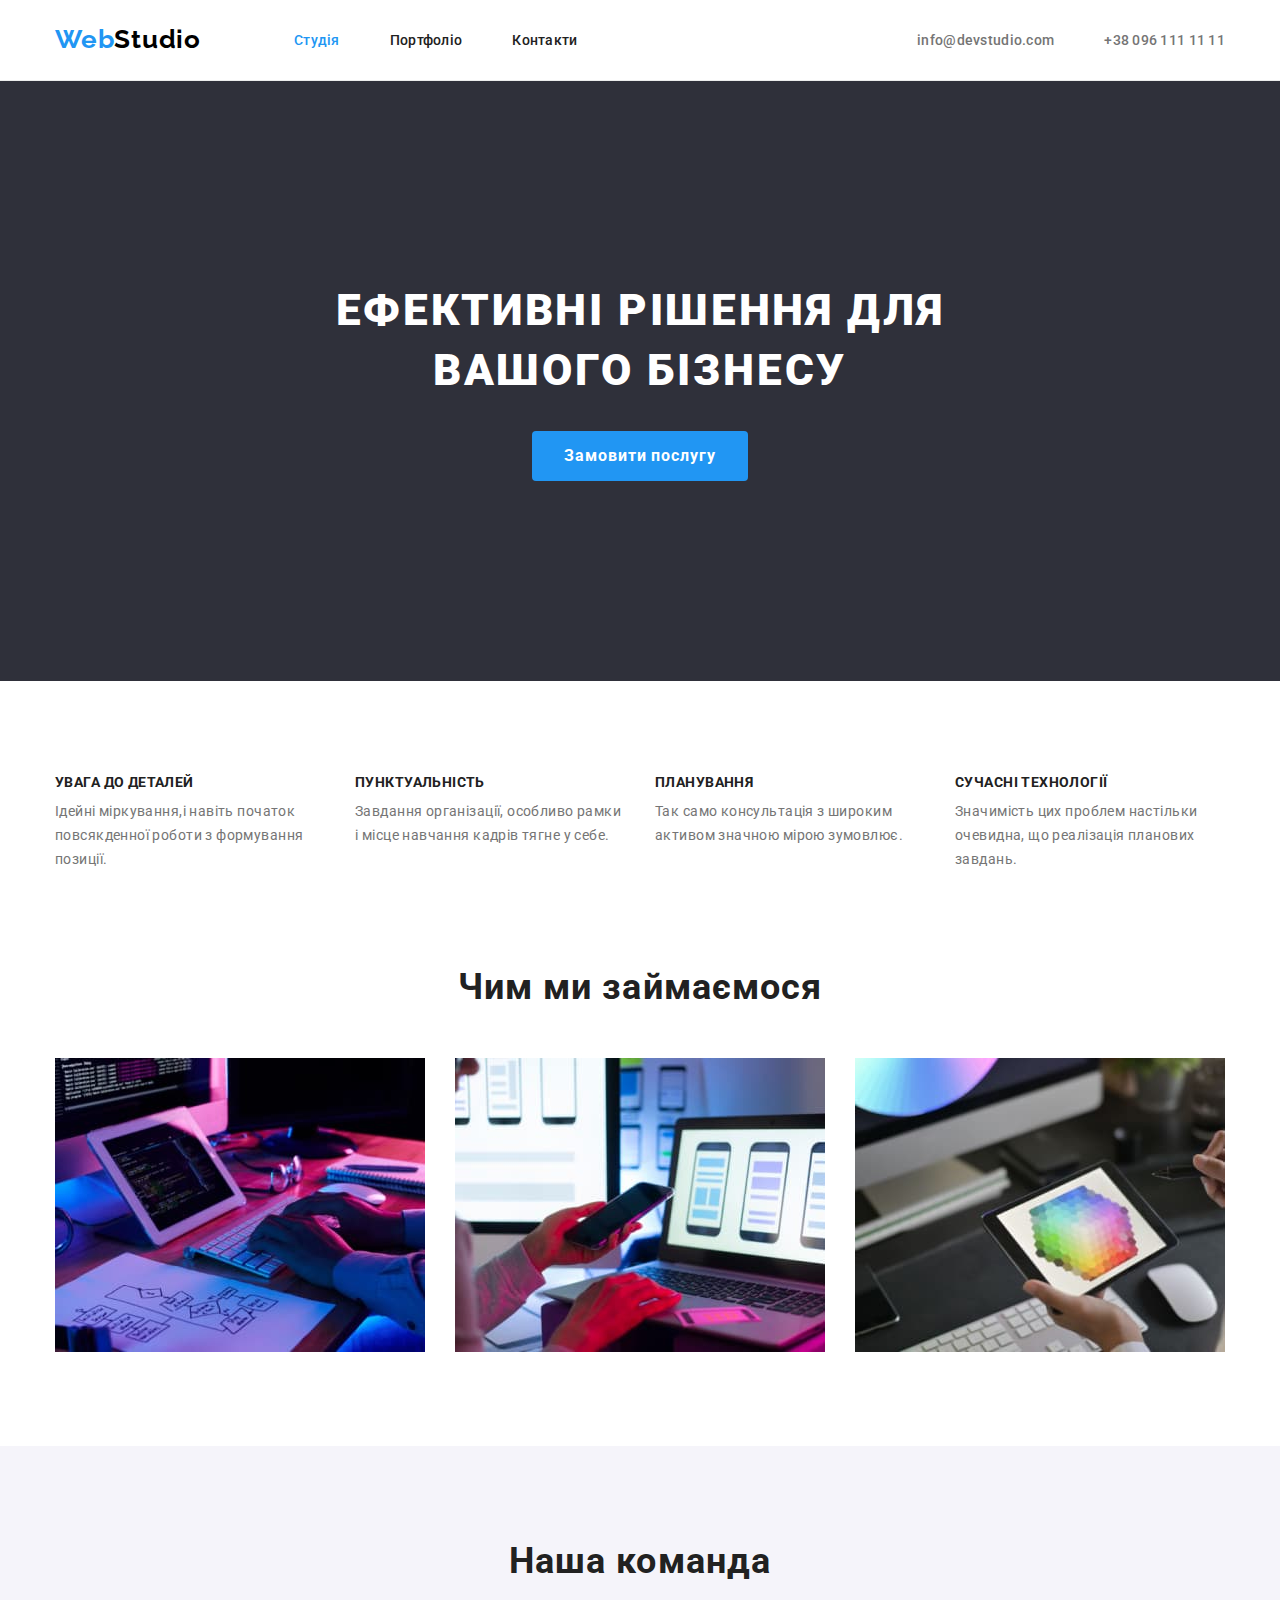
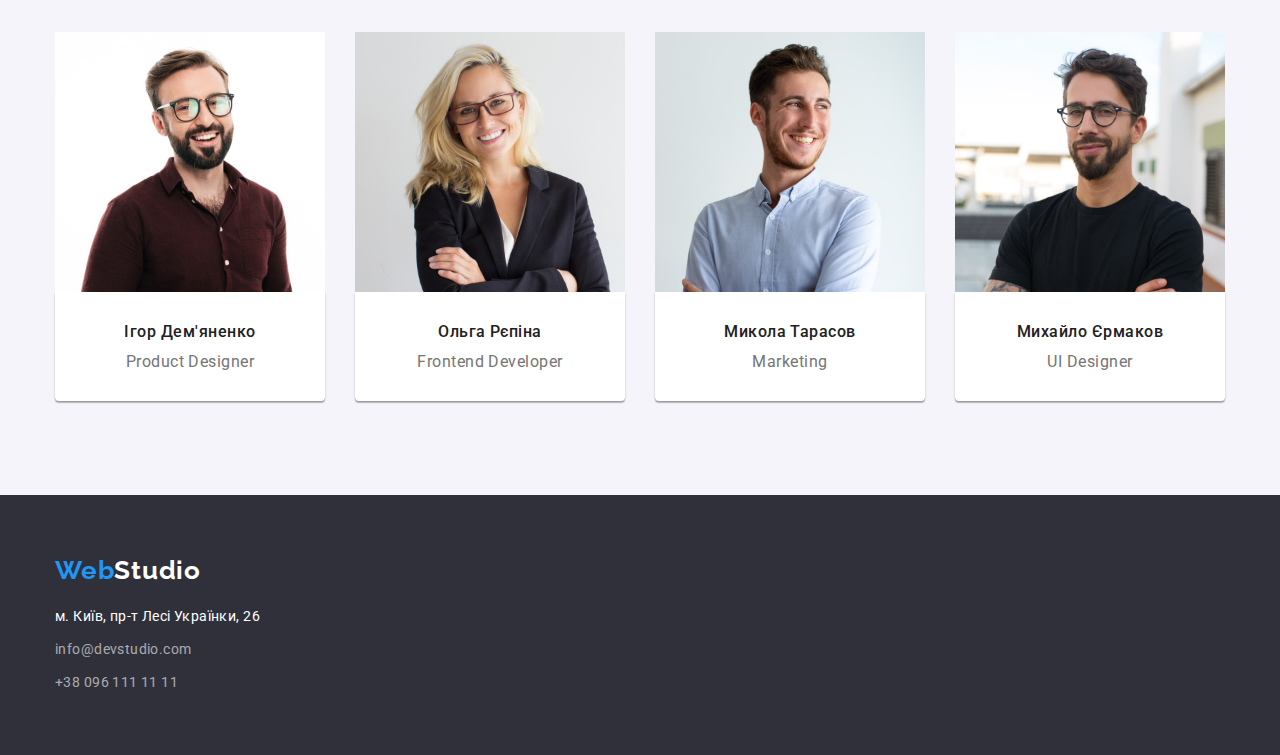
<file: index.html>
<!DOCTYPE html>
<html lang="uk">
  <head>
    <meta charset="UTF-8" />
    <meta http-equiv="X-UA-Compatible" content="IE=edge" />
    <meta name="viewport" content="width=device-width, initial-scale=1.0" />
    <title>Webstudio</title>
    <link rel="preconnect" href="https://fonts.googleapis.com" />
    <link rel="preconnect" href="https://fonts.gstatic.com" crossorigin />
    <link
      href="https://fonts.googleapis.com/css2?family=Montserrat:wght@400;500;600&family=Raleway:wght@700&family=Roboto:wght@400;500;700;900&display=swap"
      rel="stylesheet"
    />
    <link
      rel="stylesheet"
      href="https://cdn.jsdelivr.net/npm/modern-normalize@1.1.0/modern-normalize.min.css"
    />
    <link rel="stylesheet" href="./css/styles.css" />
  </head>

  <body>
    <!--ШАПКА-->
    <header class="page-header">
      <div class="container page-header-container">
        <nav class="page-nav">
          <a class="page-logo link" href="./index.html"
            >Web<span>Studio</span></a
          >

          <ul class="menu list">
            <li class="menu-item">
              <a class="link current" href="./index.html">Студія</a>
            </li>
            <li class="menu-item">
              <a class="link" href="./portfolio.html">Портфоліо</a>
            </li>
            <li class="menu-item">
              <a class="link" href="#contact">Контакти</a>
            </li>
          </ul>
        </nav>

        <ul class="contact-list list">
          <li>
            <a class="link" href="mailto:info@devstudio.com"
              >info@devstudio.com</a
            >
          </li>
          <li>
            <a class="link" href="tel:+3809611111">+38 096 111 11 11</a>
          </li>
        </ul>
      </div>
    </header>

    <main>
      <!--ГЕРОЙ-->
      <section class="hero-section section">
        <div class="hero-container container">
          <h1 class="hero-title">Ефективні рішення для вашого бізнесу</h1>
          <button class="hero-modal-btn" type="button">Замовити послугу</button>
        </div>
      </section>

      <!--ОСОБЛИВОСТІ-->
      <section class="feature-section section">
        <div class="container">
          <h2 class="visually-hidden">Особливості</h2>
          <ul class="feature-list list">
            <li class="feature-card">
              <h3 class="sub-title">Увага до деталей</h3>
              <p>
                Ідейні міркування,і навіть початок повсякденної роботи з
                формування позиції.
              </p>
            </li>
            <li class="feature-card">
              <h3 class="sub-title">Пунктуальність</h3>
              <p>
                Завдання організації, особливо рамки і місце навчання кадрів
                тягне у себе.
              </p>
            </li>
            <li class="feature-card">
              <h3 class="sub-title">Планування</h3>
              <p>
                Так само консультація з широким активом значною мірою зумовлює.
              </p>
            </li>
            <li class="feature-card">
              <h3 class="sub-title">Сучасні технології</h3>
              <p>
                Значимість цих проблем настільки очевидна, що реалізація
                планових завдань.
              </p>
            </li>
          </ul>
        </div>
      </section>

      <!--ЧИМ МИ ЗАЙМАЄМОСЯ-->
      <section class="work-section section">
        <div class="container">
          <h2 class="title">Чим ми займаємося</h2>
          <ul class="work-list list">
            <li class="work-card">
              <img
                src="./images/portfolio1.jpg"
                alt="Набір тексту на клавіатурі"
                width="370"
              />
            </li>
            <li class="work-card">
              <img
                src="./images/portfolio2.jpg"
                alt="Людина синхронізує телефон із сайтом"
                width="370"
              />
            </li>
            <li class="work-card">
              <img
                src="./images/portfolio3.jpg"
                alt="Людина розглядає палітру кольорів на планшеті"
                width="370"
              />
            </li>
          </ul>
        </div>
      </section>

      <!-----------НАША КОМАНДА------------>
      <section class="team-section section">
        <div class="container">
          <h2 class="title">Наша команда</h2>
          <ul class="team-list list">
            <li class="team-card">
              <img
                class="team-img"
                src="./images/team1.jpg"
                alt="Усміхнений чоловік в бордовій сорочці та окулярах"
                width="270"
              />
              <div class="team-card-container">
                <h3 class="sub-title">Ігор Дем'яненко</h3>
                <p lang="en">Product Designer</p>
              </div>
            </li>
            <li class="team-card">
              <img
                class="team-img"
                src="./images/team2.jpg"
                alt="Усміхнена жінка з довгим світлим волоссям в окулярах"
                width="270"
              />
              <div class="team-card-container">
                <h3 class="sub-title">Ольга Рєпіна</h3>
                <p lang="en">Frontend Developer</p>
              </div>
            </li>
            <li class="team-card">
              <img
                class="team-img"
                src="./images/team3.jpg"
                alt="Усміхнений чоловік в блакитній сорочці"
                width="270"
              />
              <div class="team-card-container">
                <h3 class="sub-title">Микола Тарасов</h3>
                <p lang="en">Marketing</p>
              </div>
            </li>
            <li class="team-card">
              <img
                class="team-img"
                src="./images/team4.jpg"
                alt="Чоловік з бородою в окулярах та в чорній футболці"
                width="270"
              />
              <div class="team-card-container">
                <h3 class="sub-title">Михайло Єрмаков</h3>
                <p lang="en">UI Designer</p>
              </div>
            </li>
          </ul>
        </div>
      </section>
    </main>

    <!--ПІДВАЛ-->
    <footer class="page-footer">
      <div class="page-footer-container container">
        <a class="footer-logo link" href="./index.html"
          >Web<span>Studio</span></a
        >

        <address>
          <ul class="address-list list">
            <li class="address-item">
              <a
                class="map-link link"
                href="https://goo.gl/maps/N8Tj6YVg7JjazVd89"
                target="_blank"
                rel="noopener noreferrer nofollow"
                >м. Київ, пр-т Лесі Українки, 26</a
              >
            </li>
            <li class="address-item">
              <a class="mail-link link" href="mailto:info@devstudio.com"
                >info@devstudio.com</a
              >
            </li>
            <li class="address-item">
              <a class="telephone-link link" href="tel:+3809611111"
                >+38 096 111 11 11</a
              >
            </li>
          </ul>
        </address>
      </div>
    </footer>
  </body>
</html>
</file>
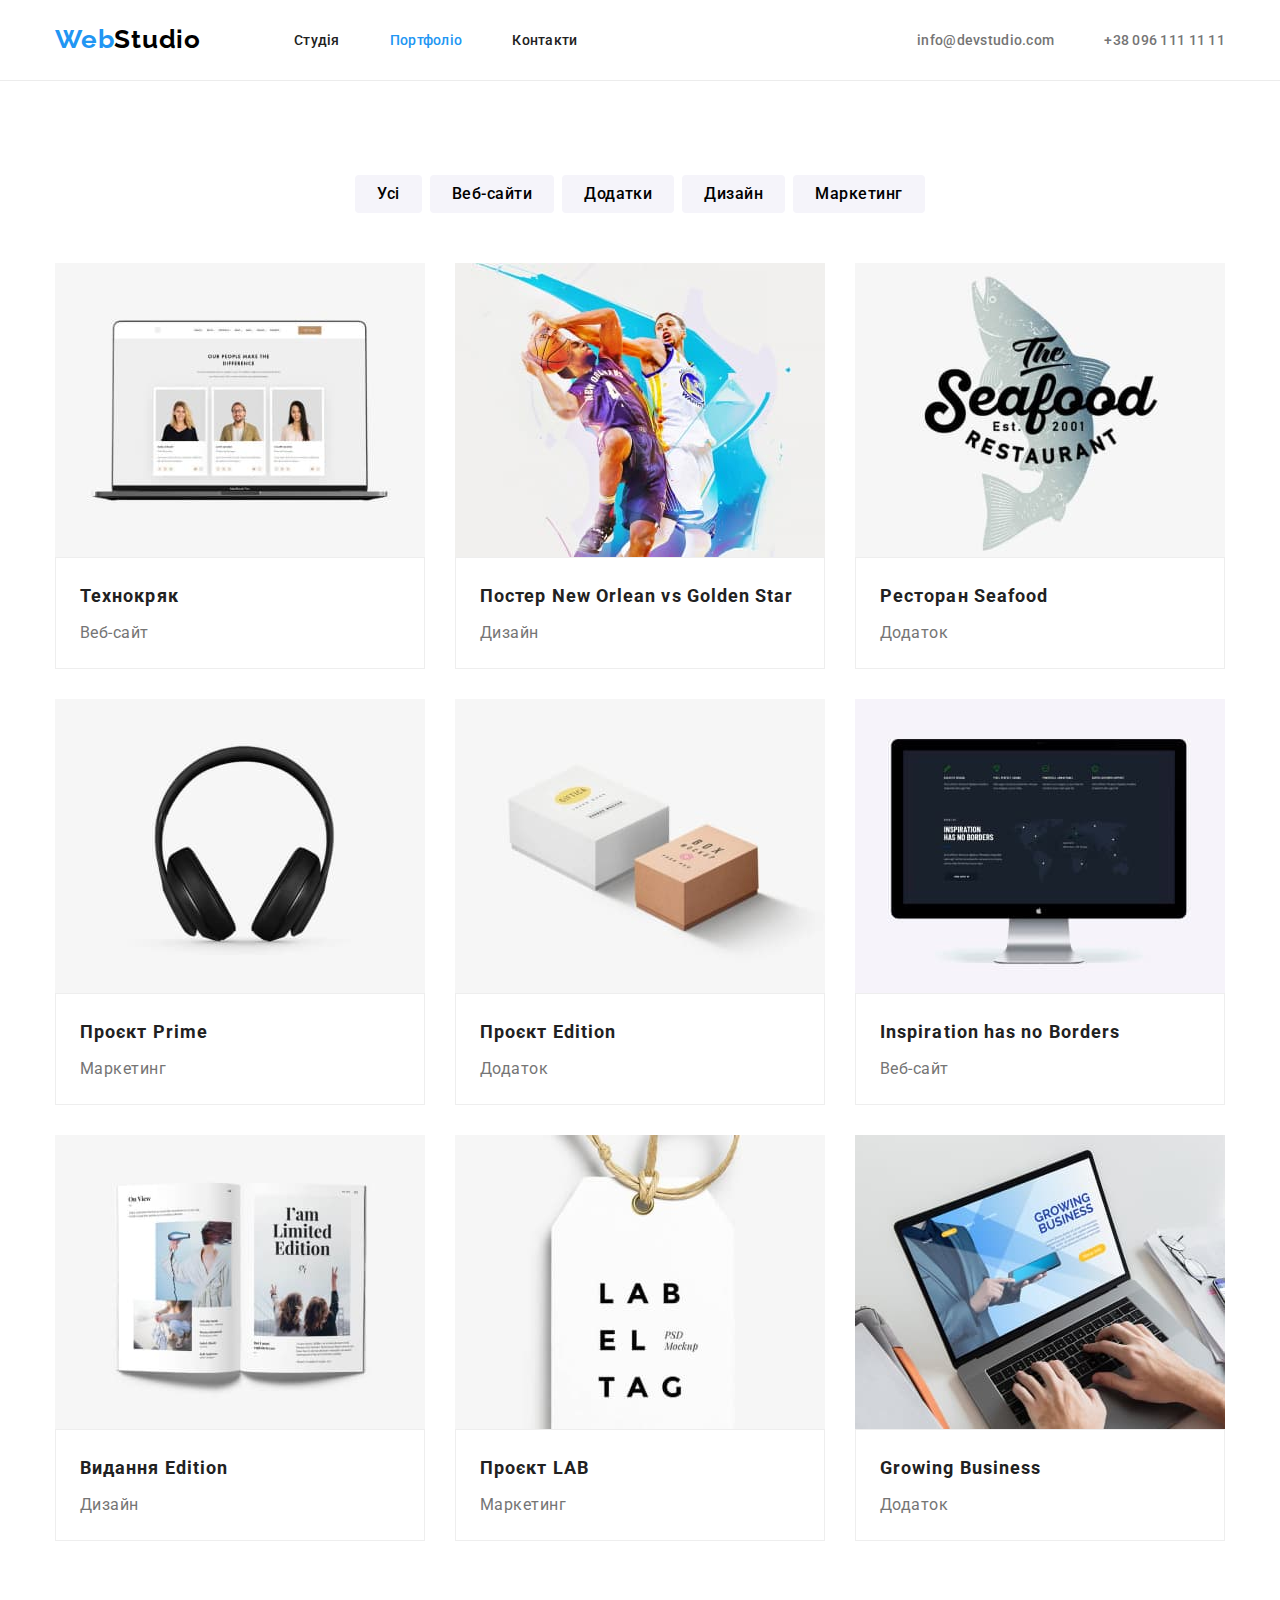
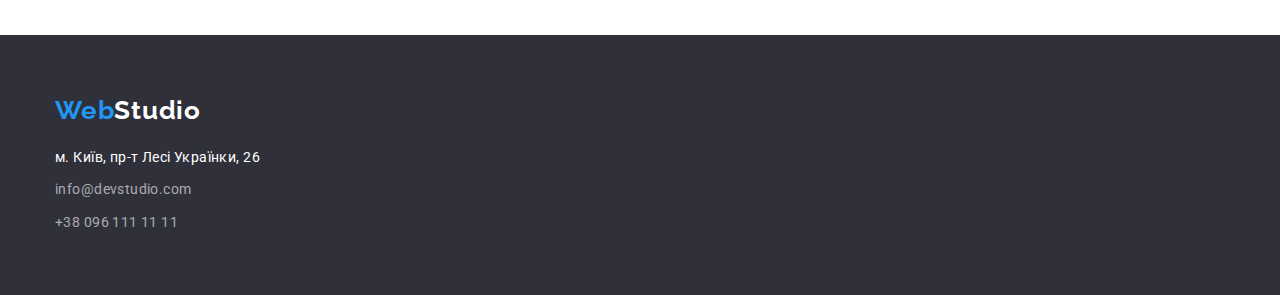
<file: portfolio.html>
<!DOCTYPE html>
<html lang="uk">
  <head>
    <meta charset="UTF-8" />
    <meta http-equiv="X-UA-Compatible" content="IE=edge" />
    <meta name="viewport" content="width=device-width, initial-scale=1.0" />
    <title>Portfolio</title>
    <link rel="preconnect" href="https://fonts.googleapis.com" />
    <link rel="preconnect" href="https://fonts.gstatic.com" crossorigin />
    <link
      href="https://fonts.googleapis.com/css2?family=Montserrat:wght@400;500;600&family=Raleway:wght@700&family=Roboto:wght@400;500;700;900&display=swap"
      rel="stylesheet"
    />
    <link
      rel="stylesheet"
      href="https://cdn.jsdelivr.net/npm/modern-normalize@1.1.0/modern-normalize.min.css"
    />
    <link rel="stylesheet" href="./css/styles.css" />
  </head>

  <body>
    <!--------------ШАПКА------------->
    <header class="page-header">
      <div class="container page-header-container">
        <nav class="page-nav">
          <a class="page-logo link" href="./index.html"
            >Web<span>Studio</span></a
          >

          <ul class="menu list">
            <li class="menu-item">
              <a class="link" href="./index.html">Студія</a>
            </li>
            <li class="menu-item">
              <a class="link current" href="#portfolio">Портфоліо</a>
            </li>
            <li class="menu-item">
              <a class="link" href="#contact">Контакти</a>
            </li>
          </ul>
        </nav>

        <ul class="contact-list list">
          <li>
            <a class="link" href="mailto:info@devstudio.com"
              >info@devstudio.com</a
            >
          </li>
          <li>
            <a class="link" href="tel:+3809611111">+38 096 111 11 11</a>
          </li>
        </ul>
      </div>
    </header>

    <main>
      <!-----------------ПОРТФОЛІО----------------->
      <section class="portfolio-section section">
        <div class="container">
          <h1 class="visually-hidden">Портфоліо</h1>
          <ul class="filter-list list">
            <li class="filter-item">
              <button class="filter-btn" type="button">Усі</button>
            </li>
            <li class="filter-item">
              <button class="filter-btn" type="button">Веб-сайти</button>
            </li>
            <li class="filter-item">
              <button class="filter-btn" type="button">Додатки</button>
            </li>
            <li class="filter-item">
              <button class="filter-btn" type="button">Дизайн</button>
            </li>
            <li class="filter-item">
              <button class="filter-btn" type="button">Маркетинг</button>
            </li>
          </ul>

          <ul class="portfolio-list list">
            <li class="portfolio-card">
              <img
                class="portfolio-img"
                src="./images/project1.jpg"
                alt="Ноутбук у якому три окремих портрети жінки чоловіка та жінки"
                width="370"
              />
              <div class="portfolio-card-container">
                <h2 class="portfolio-title">Технокряк</h2>
                <p>Веб-сайт</p>
              </div>
            </li>
            <li class="portfolio-card">
              <img
                class="portfolio-img"
                src="./images/project2.jpg"
                alt="Двоє професійних баскетболістів в процесі гри"
                width="370"
              />
              <div class="portfolio-card-container">
                <h2 class="portfolio-title">
                  Постер <span lang="en">New Orlean vs Golden Star</span>
                </h2>
                <p>Дизайн</p>
              </div>
            </li>
            <li class="portfolio-card">
              <img
                class="portfolio-img"
                src="./images/project3.jpg"
                alt="Логотип ресторану у вигляді риби з надписом"
                width="370"
              />
              <div class="portfolio-card-container">
                <h2 class="portfolio-title">
                  Ресторан <span lang="en">Seafood</span>
                </h2>
                <p>Додаток</p>
              </div>
            </li>
            <li class="portfolio-card">
              <img
                class="portfolio-img"
                src="./images/project4.jpg"
                alt="Повнорозмірні безпровідні чорні навушники"
                width="370"
              />
              <div class="portfolio-card-container">
                <h2 class="portfolio-title">
                  Проєкт <span lang="en">Prime</span>
                </h2>
                <p>Маркетинг</p>
              </div>
            </li>
            <li class="portfolio-card">
              <img
                class="portfolio-img"
                src="./images/project5.jpg"
                alt=" Лежать поруч дві картонні коробки біла та рожева"
                width="370"
              />
              <div class="portfolio-card-container">
                <h2 class="portfolio-title">
                  Проєкт <span lang="en">Edition</span>
                </h2>
                <p>Додаток</p>
              </div>
            </li>
            <li class="portfolio-card">
              <img
                class="portfolio-img"
                src="./images/project6.jpg"
                alt="Увімкнений монітор"
                width="370"
              />
              <div class="portfolio-card-container">
                <h2 class="portfolio-title" lang="en">
                  Inspiration has no Borders
                </h2>
                <p>Веб-сайт</p>
              </div>
            </li>
            <li class="portfolio-card">
              <img
                class="portfolio-img"
                src="./images/project7.jpg"
                alt="Розкритий журнал з фотографіями жінок з довгим волоссям"
                width="370"
              />
              <div class="portfolio-card-container">
                <h2 class="portfolio-title">
                  Видання <span lang="en">Edition</span>
                </h2>
                <p>Дизайн</p>
              </div>
            </li>
            <li class="portfolio-card">
              <img
                class="portfolio-img"
                src="./images/project8.jpg"
                alt="Біла паперова бірка зі слоганом"
                width="370"
              />
              <div class="portfolio-card-container">
                <h2 class="portfolio-title">
                  Проєкт <span lang="en">LAB</span>
                </h2>
                <p>Маркетинг</p>
              </div>
            </li>
            <li class="portfolio-card">
              <img
                class="portfolio-img"
                src="./images/project9.jpg"
                alt="Руки чоловіка на клавіатурі увімкненого ноутбука"
                width="370"
              />
              <div class="portfolio-card-container">
                <h2 class="portfolio-title" lang="en">Growing Business</h2>
                <p>Додаток</p>
              </div>
            </li>
          </ul>
        </div>
      </section>
    </main>

    <!--------------ПІДВАЛ------------->
    <footer class="page-footer">
      <div class="page-footer-container container">
        <a class="footer-logo link" href="./index.html"
          >Web<span>Studio</span></a
        >

        <address>
          <ul class="address-list list">
            <li class="address-item">
              <a
                class="map-link link"
                href="https://goo.gl/maps/N8Tj6YVg7JjazVd89"
                target="_blank"
                rel="noopener noreferrer nofollow"
                >м. Київ, пр-т Лесі Українки, 26</a
              >
            </li>
            <li class="address-item">
              <a class="mail-link link" href="mailto:info@devstudio.com"
                >info@devstudio.com</a
              >
            </li>
            <li class="address-item">
              <a class="telephone-link link" href="tel:+3809611111"
                >+38 096 111 11 11</a
              >
            </li>
          </ul>
        </address>
      </div>
    </footer>
  </body>
</html>
</file>
<file: css/styles.css>
:root {
  --primary-font: "Roboto", sans-serif;
  --secondary-font: "Raleway", sans-serif;
  --primary-text-color-theme-light: #212121;
  --secondary-text-color-theme-light: #757575;
  --primary-text-color-theme-dark: #ffffff;
  --secondary-text-color-theme-dark: rgba(255, 255, 255, 0.6);
  --primary-background-color: #ffffff;
  --secondary-background-color: #f5f4fa;
  --dark-background-color: #2f303a;
  --accent-color: #2196f3;
}

body {
  font-family: var(--primary-font);
  background-color: var(--primary-background-color);
  color: var(--primary-text-color-theme-light);
}

h1,
h2,
h3,
h4,
p {
  margin-top: 0;
  margin-bottom: 0;
}

ul,
ol {
  margin-top: 0;
  margin-bottom: 0;
  padding-left: 0;
}

.link {
  text-decoration: none;
}

.list {
  list-style: none;
}

img {
  display: block;
}
button {
  cursor: pointer;
  border: 0;
}

.container {
  width: 1200px;
  margin-left: auto;
  margin-right: auto;
  padding-left: 15px;
  padding-right: 15px;
}

.section {
  padding-top: 94px;
  padding-bottom: 94px;
}

.title {
  font-weight: 700;
  font-size: 36px;
  line-height: 1.17;
  text-align: center;
  letter-spacing: 0.03em;
  margin-bottom: 50px;
}

.sub-title {
  margin-bottom: 10px;
  letter-spacing: 0.03em;
}

.visually-hidden {
  position: absolute;
  white-space: nowrap;
  width: 1px;
  height: 1px;
  overflow: hidden;
  border: 0;
  padding: 0;
  clip: rect(0 0 0 0);
  clip-path: inset(50%);
  margin: -1px;
}

/*============================= HEADER =================*/
.page-header {
  border-bottom: 1px solid #ececec;
}
.page-header-container {
  display: flex;
  justify-content: space-between;
}
.page-nav {
  display: flex;
  align-items: center;
}

header .page-logo {
  font-family: var(--secondary-font);
  font-weight: 700;
  font-size: 26px;
  line-height: 1.19;
  letter-spacing: 0.03em;
  color: var(--accent-color);
  margin-right: 93px;
  padding-top: 24px;
  padding-bottom: 25px;
}

.page-logo span {
  color: black;
}

.menu {
  display: flex;
  align-items: center;
  column-gap: 50px;
}

.contact-list {
  display: flex;
  align-items: center;
  column-gap: 50px;
}

.menu .link {
  font-weight: 500;
  font-size: 14px;
  line-height: 1.14;
  letter-spacing: 0.02em;
  color: var(--primary-text-color-theme-light);
}

.menu .link.current {
  color: var(--accent-color);
}

.menu .link:hover,
.menu .link:focus {
  color: var(--accent-color);
}

.contact-list .link {
  font-weight: 500;
  font-size: 14px;
  line-height: 1.14;
  letter-spacing: 0.02em;
  color: var(--secondary-text-color-theme-light);
}

.contact-list .link:hover,
.contact-list .link:focus {
  color: var(--accent-color);
}

/*================= HERO ================*/
.hero-section {
  padding-top: 200px;
  padding-bottom: 200px;
  background-color: var(--dark-background-color);
}

.hero-container {
  display: flex;
  flex-direction: column;
  align-items: center;
}

.hero-title {
  font-weight: 900;
  font-size: 44px;
  line-height: 1.36;
  text-align: center;
  letter-spacing: 0.06em;
  text-transform: uppercase;
  color: var(--primary-text-color-theme-dark);
  width: 696px;
  margin-bottom: 30px;
}

.hero-modal-btn {
  font-weight: 700;
  font-size: 16px;
  line-height: 1.87;
  letter-spacing: 0.06em;
  color: var(--primary-text-color-theme-dark);
  background-color: var(--accent-color);
  border-radius: 4px;
  padding: 10px 32px;
}

.hero-modal-btn:hover,
.hero-modal-btn:focus {
  box-shadow: 0px 4px 4px rgba(0, 0, 0, 0.15);
  background: #188ce8;
}

/*================= FEATURES ================*/
.feature-list {
  display: flex;
  gap: 30px;
}

.feature-card {
  flex-basis: calc((100% - 90px) / 4);
}

.feature-list .sub-title {
  font-weight: 700;
  font-size: 14px;
  line-height: 1.14;
  text-transform: uppercase;
}

.feature-list p {
  font-weight: 400;
  font-size: 14px;
  line-height: 1.71;
  letter-spacing: 0.03em;
  color: var(--secondary-text-color-theme-light);
}

/*===================== WORK =================*/
.work-section {
  padding-top: 0;
}

.work-list {
  display: flex;
  gap: 30px;
}

.feature-card {
  flex-basis: calc((100% - 60px) / 3);
}

/*====================== TEAM ==================*/
.team-section {
  background-color: var(--secondary-background-color);
}

.team-list {
  display: flex;
  gap: 30px;
}

.team-card {
  flex-basis: calc((100% - 90px) / 4);
  background-color: var(--primary-background-color);
}

.team-card-container {
  box-shadow: 0px 1px 3px rgba(0, 0, 0, 0.12), 0px 1px 1px rgba(0, 0, 0, 0.14),
    0px 2px 1px rgba(0, 0, 0, 0.2);
  border-radius: 0px 0px 4px 4px;
  padding-top: 30px;
  padding-bottom: 30px;
}

.team-list .sub-title {
  font-weight: 500;
  font-size: 16px;
  line-height: 1.19;
  text-align: center;
}

.team-list p {
  font-weight: 400;
  font-size: 16px;
  line-height: 1.19;
  text-align: center;
  letter-spacing: 0.03em;
  color: var(--secondary-text-color-theme-light);
}

/*========================FOOTER====================*/
.page-footer {
  background: var(--dark-background-color);
  padding-top: 60px;
  padding-bottom: 60px;
}

.page-footer-container {
  display: flex;
  flex-direction: column;
}
.footer-logo {
  font-family: var(--secondary-font);
  font-weight: 700;
  font-size: 26px;
  line-height: 1.19;
  letter-spacing: 0.03em;
  color: var(--accent-color);
  margin-bottom: 20px;
}

.footer-logo span {
  color: var(--primary-text-color-theme-dark);
}

.address-list {
  display: flex;
  flex-direction: column;
  row-gap: 9px;
}

.address-list a {
  font-style: normal;
  font-weight: 400;
  font-size: 14px;
  line-height: 1.71;
  letter-spacing: 0.03em;
  color: var(--secondary-text-color-theme-dark);
}

address .map-link {
  color: var(--primary-text-color-theme-dark);
}

address .link:hover,
address .link:focus {
  color: var(--accent-color);
}

/*========================PORTFOLIO================*/
.filter-list {
  display: flex;
  justify-content: center;
  gap: 8px;
  margin-bottom: 50px;
}

.filter-btn {
  font-weight: 500;
  font-size: 16px;
  line-height: 1.62;
  letter-spacing: 0.03em;
  background-color: #f5f4fa;
  border-radius: 4px;
  padding: 6px 22px;
}

.filter-btn:hover,
.filter-btn:focus {
  color: var(--primary-text-color-theme-dark);
  background-color: var(--accent-color);
  box-shadow: 0px 3px 1px rgba(0, 0, 0, 0.1), 0px 1px 2px rgba(0, 0, 0, 0.08),
    0px 2px 2px rgba(0, 0, 0, 0.12);
}

.portfolio-list {
  display: flex;
  flex-wrap: wrap;
  gap: 30px;
}

.portfolio-card {
  flex-basis: calc((100% - 60px) / 3);
}

.portfolio-card-container {
  border: 1px solid #eeeeee;
  padding: 20px 24px;
}

.portfolio-title {
  font-weight: 700;
  font-size: 18px;
  line-height: 2;
  letter-spacing: 0.06em;
  color: var(--primary-text-color-theme-light);
  margin-bottom: 4px;
}

.portfolio-list p {
  font-weight: 400;
  font-size: 16px;
  line-height: 1.87;
  letter-spacing: 0.03em;
  color: var(--secondary-text-color-theme-light);
}
</file>
